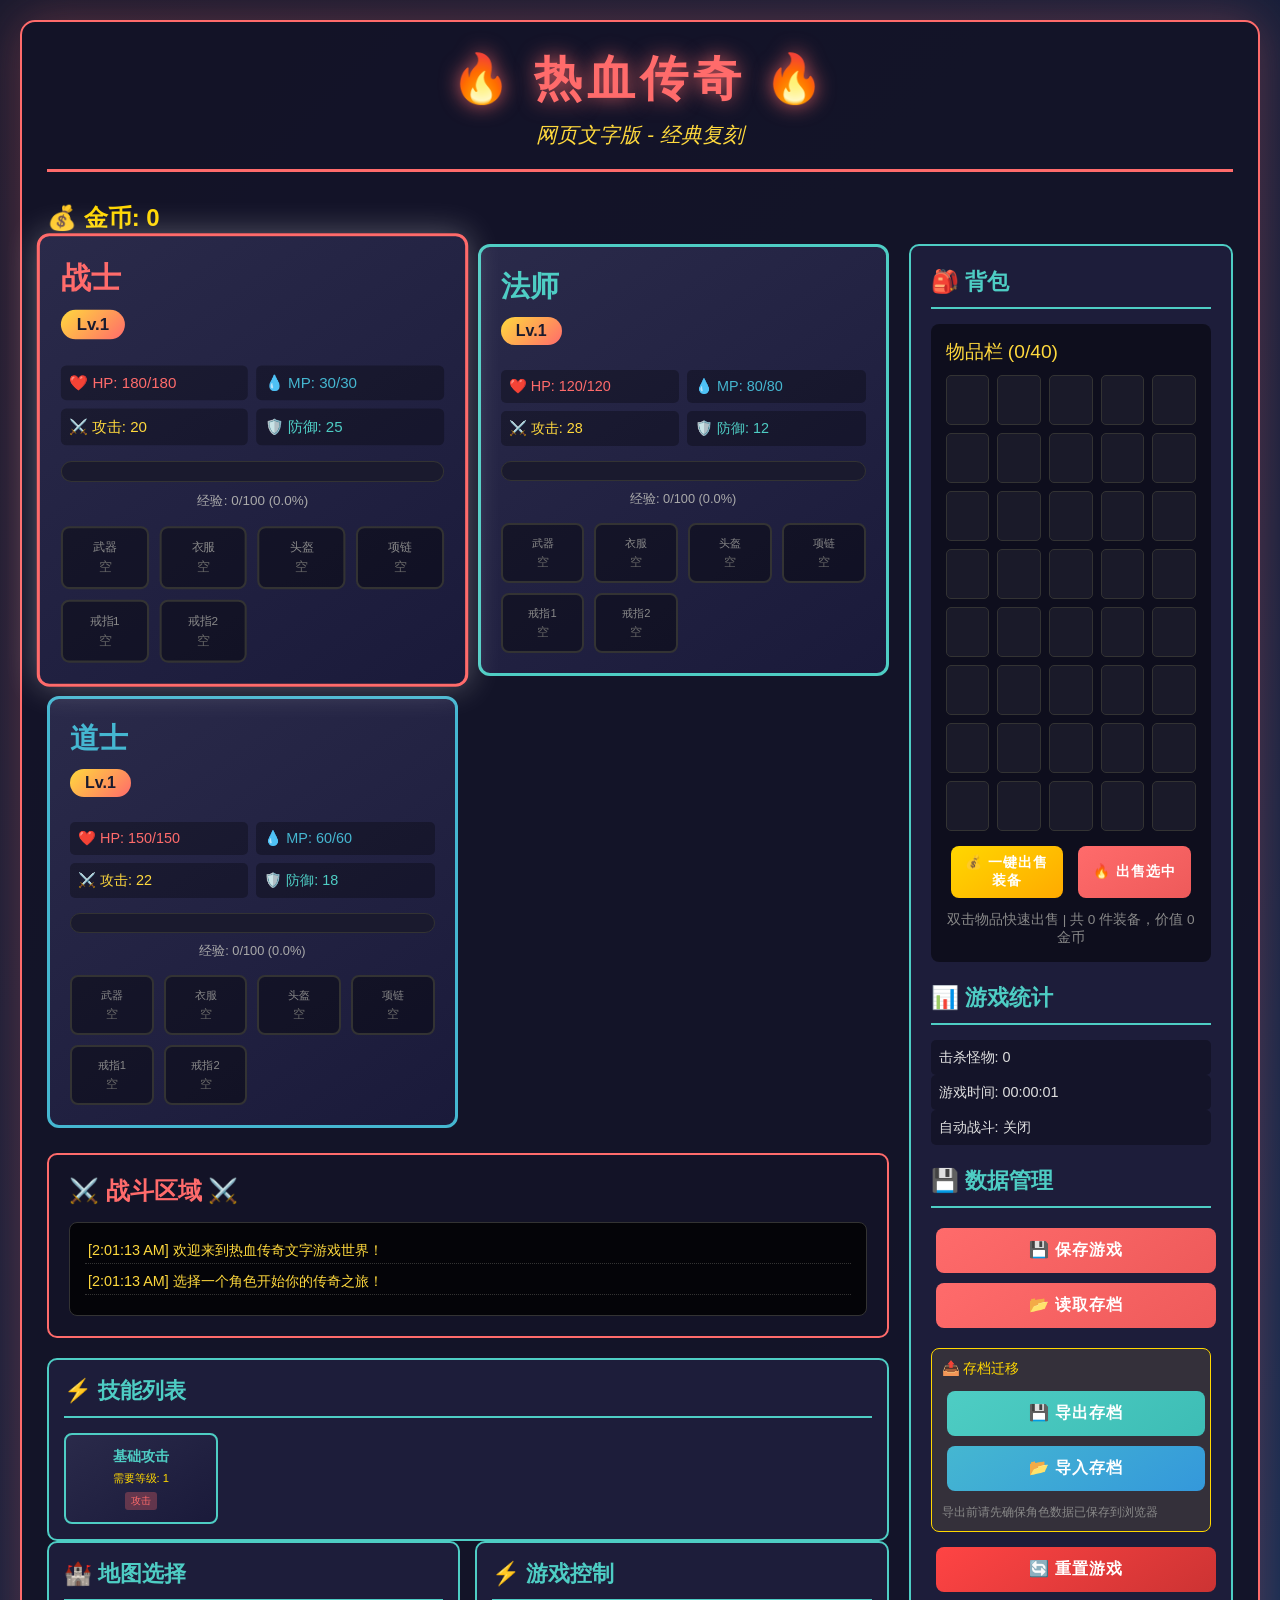
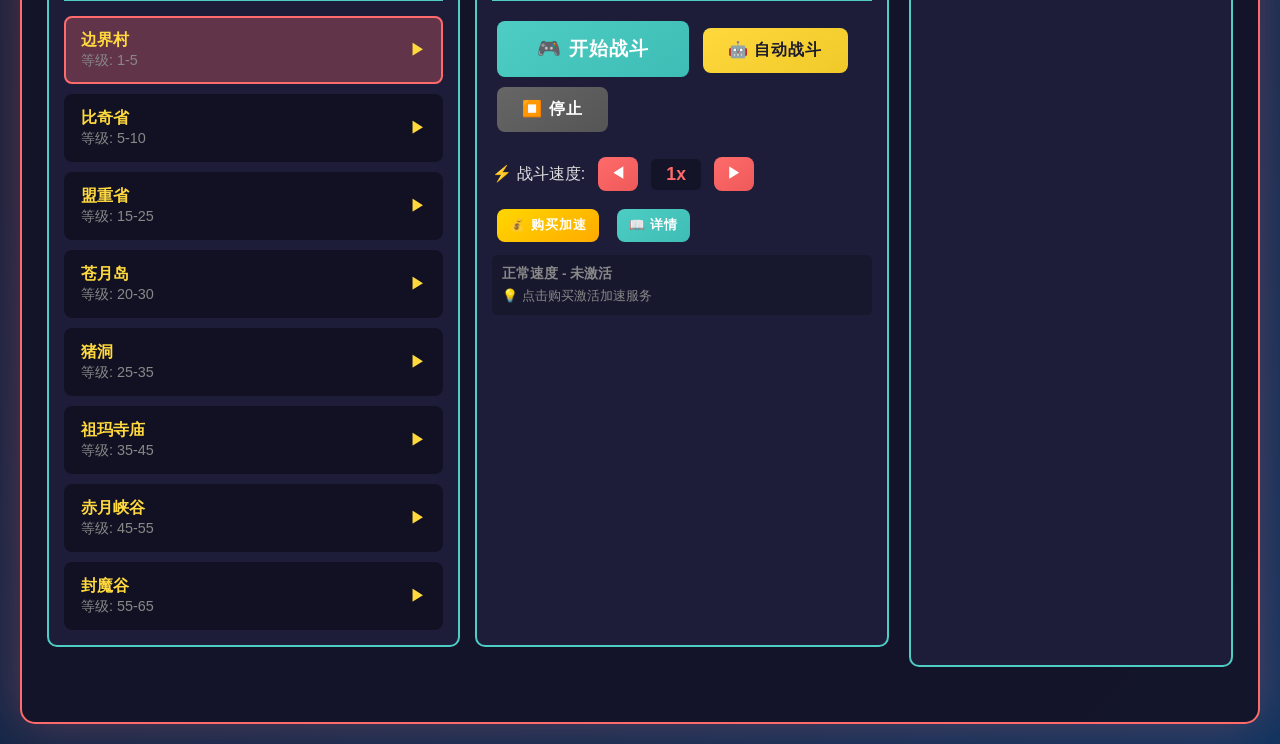
<file: index.html>
<!DOCTYPE html>
<html lang="zh-CN">
<head>
    <meta charset="UTF-8">
    <meta name="viewport" content="width=device-width, initial-scale=1.0">
    <title>热血传奇</title>
    <link rel="stylesheet" href="css/style.css">
</head>
<body>
    <div class="container">
        <header>
            <h1>🔥 热血传奇 🔥</h1>
            <div class="subtitle">网页文字版 - 经典复刻</div>
        </header>
        
        <div class="gold-display">
            💰 金币: <span id="gold-amount">0</span>
        </div>
        
        <div class="game-area">
            <div class="main-content">
                <div class="characters-container" id="characters-container">
                </div>
                
                <div class="battle-area">
                    <div class="battle-title">⚔️ 战斗区域 ⚔️</div>
                    <div id="monsters-container"></div>
                    <div class="battle-log" id="battle-log"></div>
                </div>
                
                <div class="skill-panel" id="skill-panel">
                    <div class="panel-title">⚡ 技能列表</div>
                    <div class="skills-container" id="skills-container"></div>
                </div>
                
                <div class="controls">
                    <div class="control-section">
                        <div class="panel-title">🏰 地图选择</div>
                        <div class="map-list" id="map-list"></div>
                    </div>
                    
                    <div class="control-section">
                        <div class="panel-title">⚡ 游戏控制</div>
                        <button class="start-battle" id="start-battle">🎮 开始战斗</button>
                        <button class="auto-battle" id="auto-battle">🤖 自动战斗</button>
                        <button class="stop-battle" id="stop-battle">⏹️ 停止</button>
                        
                        <div class="speed-control">
                            <span>⚡ 战斗速度:</span>
                            <button class="speed-btn" id="speed-down">◀</button>
                            <span class="current-speed" id="speed-display">1x</span>
                            <button class="speed-btn" id="speed-up">▶</button>
                            <button class="speed-btn" id="unlock-speed" style="background: linear-gradient(145deg, #ffd700, #ffaa00); font-size: 0.8rem; padding: 8px 12px;">💰 购买加速</button>
                            <button class="speed-btn" id="show-speed-info" style="background: linear-gradient(145deg, #4ecdc4, #3dbdb5); font-size: 0.8rem; padding: 8px 12px;" onclick="window.open('speed-unlock.html', '_blank')">📖 详情</button>
                        </div>
                        <div id="speed-info" style="font-size: 0.85rem; color: #888; margin-top: 8px;">
                            <div id="speed-description">正常速度 - 未激活</div>
                            <div id="unlock-hint" style="color: #888; margin-top: 5px;">💡 点击购买激活加速服务</div>
                        </div>
                    </div>
                </div>
            </div>
            
            <div class="side-panel">
                <div class="panel-title">🎒 背包</div>
                <div class="backpack">
                    <div class="backpack-title">物品栏 (<span id="backpack-count">0</span>/40)</div>
                    <div class="backpack-grid" id="backpack-grid"></div>
                    <div style="margin-top: 10px; display: flex; gap: 5px;">
                        <button id="sell-all-equipment" style="flex: 1; background: linear-gradient(145deg, #ffd700, #ffaa00); font-size: 0.85rem; padding: 8px;">
                            💰 一键出售装备
                        </button>
                        <button id="sell-selected" style="flex: 1; background: linear-gradient(145deg, #ff6b6b, #ee5a5a); font-size: 0.85rem; padding: 8px;">
                            🔥 出售选中
                        </button>
                    </div>
                    <div id="sell-preview" style="margin-top: 8px; font-size: 0.85rem; color: #ffd700; text-align: center;"></div>
                </div>
                
                <div class="panel-title" style="margin-top: 20px;">📊 游戏统计</div>
                <div class="stat-item">击杀怪物: <span id="total-kills">0</span></div>
                <div class="stat-item">游戏时间: <span id="game-time">0</span></div>
                <div class="stat-item">自动战斗: <span id="auto-battle-status">关闭</span></div>
                
                <div class="panel-title" style="margin-top: 20px;">💾 数据管理</div>
                <button id="save-game" style="width: 100%;">💾 保存游戏</button>
                <button id="load-game" style="width: 100%;">📂 读取存档</button>
                <div style="margin-top: 15px; padding: 10px; background: rgba(255, 217, 61, 0.1); border-radius: 8px; border: 1px solid #ffd700;">
                    <div style="color: #ffd700; font-size: 0.9rem; margin-bottom: 8px;">📤 存档迁移</div>
                    <button id="export-save" style="width: 100%; background: linear-gradient(145deg, #4ecdc4, #3dbdb5);">💾 导出存档</button>
                    <input type="file" id="import-file" accept=".json" style="display: none;">
                    <button id="import-save" style="width: 100%; background: linear-gradient(145deg, #45b7d1, #3498db); margin-top: 5px;">📂 导入存档</button>
                    <div style="font-size: 0.75rem; color: #888; margin-top: 8px;">导出前请先确保角色数据已保存到浏览器</div>
                </div>
                <button id="reset-game" style="width: 100%; margin-top: 15px; background: linear-gradient(145deg, #ff4444, #cc3333);">🔄 重置游戏</button>
            </div>
        </div>
    </div>
    
    <div class="item-tooltip" id="item-tooltip"></div>
    
    <script src="js/data.js"></script>
    <script src="js/save.js"></script>
    <script src="js/game.js"></script>

</body>
</html>
</file>
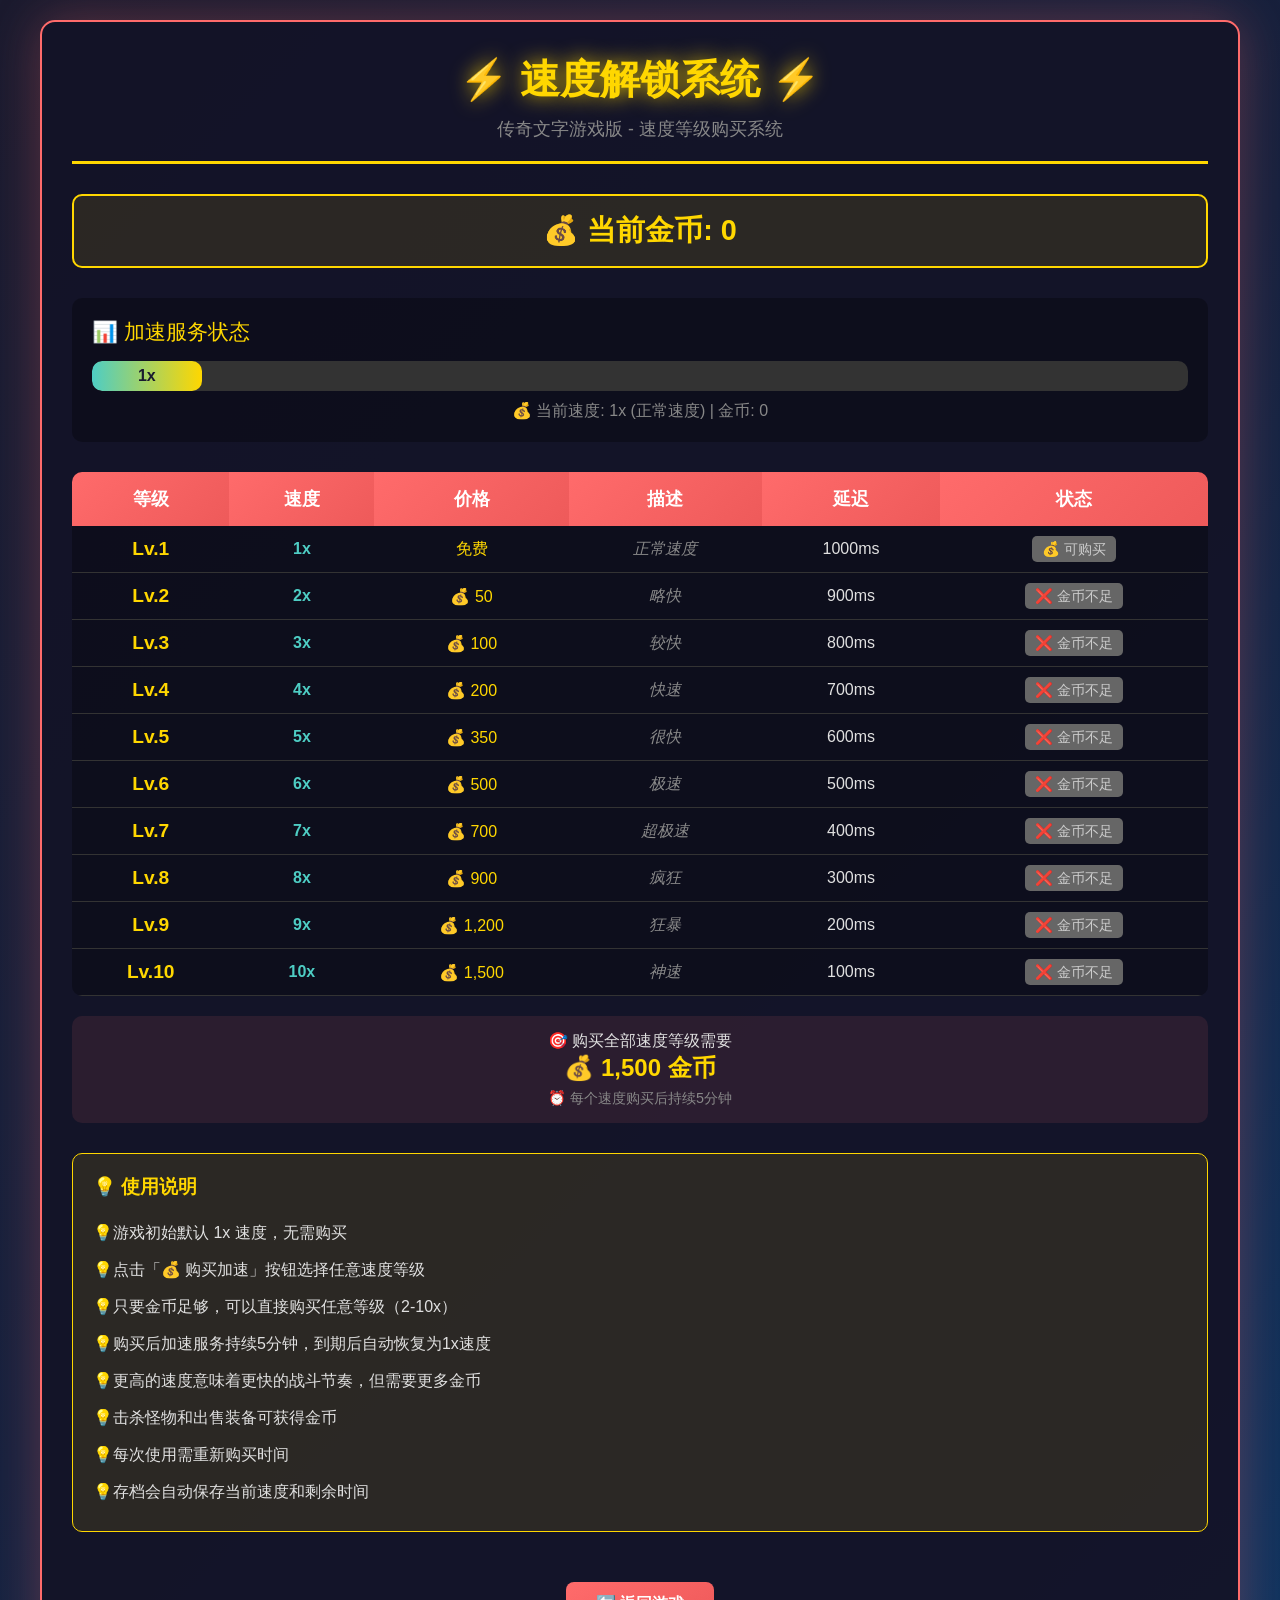
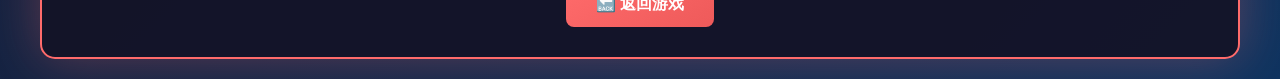
<file: speed-unlock.html>
<!DOCTYPE html>
<html lang="zh-CN">
<head>
    <meta charset="UTF-8">
    <meta name="viewport" content="width=device-width, initial-scale=1.0">
    <title>速度解锁系统 - 热血传奇</title>
    <style>
        * {
            margin: 0;
            padding: 0;
            box-sizing: border-box;
            font-family: 'Microsoft YaHei', 'Segoe UI', Tahoma, Geneva, Verdana, sans-serif;
        }

        body {
            background: linear-gradient(135deg, #1a1a2e 0%, #16213e 50%, #0f3460 100%);
            color: #e0e0e0;
            min-height: 100vh;
            padding: 20px;
        }

        .container {
            max-width: 1200px;
            margin: 0 auto;
            background: rgba(20, 20, 40, 0.95);
            border-radius: 15px;
            padding: 30px;
            box-shadow: 0 0 50px rgba(255, 107, 107, 0.3);
            border: 2px solid #ff6b6b;
        }

        header {
            text-align: center;
            margin-bottom: 30px;
            padding-bottom: 20px;
            border-bottom: 3px solid #ffd700;
        }

        h1 {
            color: #ffd700;
            font-size: 2.5rem;
            text-shadow: 0 0 20px rgba(255, 215, 0, 0.8);
            margin-bottom: 10px;
        }

        .subtitle {
            color: #888;
            font-size: 1.1rem;
        }

        .gold-display {
            text-align: center;
            color: #ffd700;
            font-size: 1.8rem;
            font-weight: bold;
            margin: 20px 0;
            padding: 15px;
            background: rgba(255, 215, 0, 0.1);
            border-radius: 10px;
            border: 2px solid #ffd700;
        }

        .speed-table {
            width: 100%;
            border-collapse: collapse;
            margin: 20px 0;
            background: rgba(0, 0, 0, 0.3);
            border-radius: 10px;
            overflow: hidden;
        }

        .speed-table th {
            background: linear-gradient(135deg, #ff6b6b, #ee5a5a);
            color: white;
            padding: 15px;
            text-align: center;
            font-size: 1.1rem;
        }

        .speed-table td {
            padding: 12px;
            text-align: center;
            border-bottom: 1px solid #333;
        }

        .speed-table tr:hover {
            background: rgba(255, 255, 255, 0.05);
        }

        .speed-table tr.unlocked {
            background: rgba(78, 205, 196, 0.1);
        }

        .speed-table tr.current {
            background: rgba(255, 215, 0, 0.2);
            font-weight: bold;
        }

        .level {
            color: #ffd700;
            font-weight: bold;
            font-size: 1.2rem;
        }

        .speed-name {
            color: #4ecdc4;
            font-weight: bold;
        }

        .price {
            color: #ffd700;
        }

        .description {
            color: #888;
            font-style: italic;
        }

        .status {
            padding: 5px 10px;
            border-radius: 5px;
            font-size: 0.9rem;
        }

        .status.unlocked {
            background: #4ecdc4;
            color: #1a1a2e;
        }

        .status.locked {
            background: #666;
            color: #ccc;
        }

        .status.current {
            background: #ffd700;
            color: #1a1a2e;
        }

        .progress-section {
            margin: 30px 0;
            padding: 20px;
            background: rgba(0, 0, 0, 0.3);
            border-radius: 10px;
        }

        .progress-title {
            color: #ffd700;
            font-size: 1.3rem;
            margin-bottom: 15px;
        }

        .progress-bar {
            background: #333;
            border-radius: 10px;
            height: 30px;
            overflow: hidden;
            margin-bottom: 10px;
        }

        .progress-fill {
            height: 100%;
            background: linear-gradient(90deg, #4ecdc4, #ffd700);
            border-radius: 10px;
            transition: width 0.5s;
            display: flex;
            align-items: center;
            justify-content: center;
            color: #1a1a2e;
            font-weight: bold;
        }

        .progress-text {
            text-align: center;
            color: #888;
        }

        .tips {
            margin-top: 30px;
            padding: 20px;
            background: rgba(255, 215, 0, 0.1);
            border-radius: 10px;
            border: 1px solid #ffd700;
        }

        .tips h3 {
            color: #ffd700;
            margin-bottom: 15px;
        }

        .tips ul {
            list-style: none;
            padding: 0;
        }

        .tips li {
            padding: 8px 0;
            padding-left: 20px;
            position: relative;
        }

        .tips li::before {
            content: '💡';
            position: absolute;
            left: 0;
        }

        .back-link {
            display: inline-block;
            margin-top: 20px;
            padding: 12px 30px;
            background: linear-gradient(145deg, #ff6b6b, #ee5a5a);
            color: white;
            text-decoration: none;
            border-radius: 8px;
            font-weight: bold;
            transition: all 0.3s;
        }

        .back-link:hover {
            transform: translateY(-3px);
            box-shadow: 0 5px 20px rgba(255, 107, 107, 0.5);
        }

        .total-cost {
            margin-top: 20px;
            padding: 15px;
            background: rgba(255, 107, 107, 0.1);
            border-radius: 10px;
            text-align: center;
        }

        .total-cost .amount {
            color: #ffd700;
            font-size: 1.5rem;
            font-weight: bold;
        }
    </style>
</head>
<body>
    <div class="container">
        <header>
            <h1>⚡ 速度解锁系统 ⚡</h1>
            <div class="subtitle">传奇文字游戏版 - 速度等级购买系统</div>
        </header>

        <div class="gold-display">
            💰 当前金币: <span id="player-gold">0</span>
        </div>

        <div class="progress-section">
            <div class="progress-title">📊 加速服务状态</div>
            <div class="progress-bar">
                <div class="progress-fill" id="progress-fill" style="width: 10%;">1/10</div>
            </div>
            <div class="progress-text" id="progress-text">已解锁 1 个速度等级，加速服务未激活</div>
        </div>

        <table class="speed-table">
            <thead>
                <tr>
                    <th>等级</th>
                    <th>速度</th>
                    <th>价格</th>
                    <th>描述</th>
                    <th>延迟</th>
                    <th>状态</th>
                </tr>
            </thead>
            <tbody id="speed-table-body">
            </tbody>
        </table>

        <div class="total-cost">
            <div>🎯 购买全部速度等级需要</div>
            <div class="amount">💰 <span id="total-cost">4,600</span> 金币</div>
            <div style="font-size: 0.9rem; color: #888; margin-top: 5px;">⏰ 每个速度购买后持续5分钟</div>
        </div>

        <div class="tips">
            <h3>💡 使用说明</h3>
            <ul>
                <li>游戏初始默认 1x 速度，无需购买</li>
                <li>点击「💰 购买加速」按钮选择任意速度等级</li>
                <li>只要金币足够，可以直接购买任意等级（2-10x）</li>
                <li>购买后加速服务持续5分钟，到期后自动恢复为1x速度</li>
                <li>更高的速度意味着更快的战斗节奏，但需要更多金币</li>
                <li>击杀怪物和出售装备可获得金币</li>
                <li>每次使用需重新购买时间</li>
                <li>存档会自动保存当前速度和剩余时间</li>
            </ul>
        </div>

        <div style="text-align: center; margin-top: 30px;">
            <a href="index.html" class="back-link">🔙 返回游戏</a>
        </div>
    </div>

    <script>
        const speedSettings = {
            1: { name: '1x', price: 0, delay: 1000, description: '正常速度' },
            2: { name: '2x', price: 50, delay: 900, description: '略快' },
            3: { name: '3x', price: 100, delay: 800, description: '较快' },
            4: { name: '4x', price: 200, delay: 700, description: '快速' },
            5: { name: '5x', price: 350, delay: 600, description: '很快' },
            6: { name: '6x', price: 500, delay: 500, description: '极速' },
            7: { name: '7x', price: 700, delay: 400, description: '超极速' },
            8: { name: '8x', price: 900, delay: 300, description: '疯狂' },
            9: { name: '9x', price: 1200, delay: 200, description: '狂暴' },
            10: { name: '10x', price: 1500, delay: 100, description: '神速' }
        };

        function formatNumber(num) {
            if (num >= 100000000) {
                return (num / 100000000).toFixed(1) + '亿';
            } else if (num >= 10000) {
                return (num / 10000).toFixed(1) + '万';
            }
            return num.toString().replace(/\B(?=(\d{3})+(?!\d))/g, ',');
        }

        function formatTimeLeft(seconds) {
            const minutes = Math.floor(seconds / 60);
            const secs = seconds % 60;
            return `${minutes.toString().padStart(2, '0')}:${secs.toString().padStart(2, '0')}`;
        }

        function updateDisplay() {
            const savedData = localStorage.getItem('legendGameSave');
            let gold = 0;
            let currentLevel = 1;
            let speedTimeLeft = 0;

            if (savedData) {
                try {
                    const data = JSON.parse(savedData);
                    if (data.gameState) {
                        gold = data.gameState.gold || 0;
                        currentLevel = data.gameState.speedLevel || 1;
                        speedTimeLeft = data.gameState.speedTimeLeft || 0;
                    }
                } catch (e) {
                    console.error('Error reading save:', e);
                }
            }

            document.getElementById('player-gold').textContent = formatNumber(gold);

            const tbody = document.getElementById('speed-table-body');
            tbody.innerHTML = '';

            for (let level = 1; level <= 10; level++) {
                const settings = speedSettings[level];
                const canAfford = gold >= settings.price;
                const isCurrent = currentLevel === level && speedTimeLeft > 0;

                const row = document.createElement('tr');
                row.className = isCurrent ? 'current' : '';

                let statusClass = 'locked';
                let statusText = canAfford ? '💰 可购买' : '❌ 金币不足';

                if (isCurrent) {
                    statusClass = 'current';
                    statusText = `⭐ 使用中 (${formatTimeLeft(speedTimeLeft)})`;
                }

                row.innerHTML = `
                    <td class="level">Lv.${level}</td>
                    <td class="speed-name">${settings.name}</td>
                    <td class="price">${settings.price > 0 ? '💰 ' + formatNumber(settings.price) : '免费'}</td>
                    <td class="description">${settings.description}</td>
                    <td>${settings.delay}ms</td>
                    <td><span class="status ${statusClass}">${statusText}</span></td>
                `;

                tbody.appendChild(row);
            }

            const progressPercent = (currentLevel / 10) * 100;
            document.getElementById('progress-fill').style.width = progressPercent + '%';
            document.getElementById('progress-fill').textContent = currentLevel + 'x';

            const description = speedSettings[currentLevel].description;
            document.getElementById('progress-text').textContent =
                speedTimeLeft > 0 
                    ? `⏰ 加速服务进行中 (${description})，剩余 ${formatTimeLeft(speedTimeLeft)}`
                    : `💰 当前速度: ${currentLevel}x (${description}) | 金币: ${formatNumber(gold)}`;

            document.getElementById('total-cost').textContent = formatNumber(speedSettings[10].price);
        }

        setInterval(updateDisplay, 1000);
        updateDisplay();
    </script>
</body>
</html>
</file>
<file: css/style.css>
* {
    margin: 0;
    padding: 0;
    box-sizing: border-box;
    font-family: 'Microsoft YaHei', 'Segoe UI', Tahoma, Geneva, Verdana, sans-serif;
}

body {
    background: linear-gradient(135deg, #1a1a2e 0%, #16213e 50%, #0f3460 100%);
    color: #e0e0e0;
    min-height: 100vh;
    padding: 20px;
}

.container {
    max-width: 1800px;
    margin: 0 auto;
    background: rgba(20, 20, 40, 0.95);
    border-radius: 15px;
    padding: 25px;
    box-shadow: 0 0 50px rgba(255, 107, 107, 0.3);
    border: 2px solid #ff6b6b;
}

header {
    text-align: center;
    margin-bottom: 30px;
    padding-bottom: 20px;
    border-bottom: 3px solid #ff6b6b;
}

h1 {
    color: #ff6b6b;
    font-size: 3rem;
    text-shadow: 0 0 20px rgba(255, 107, 107, 0.8);
    margin-bottom: 10px;
    letter-spacing: 5px;
}

.subtitle {
    color: #ffd93d;
    font-size: 1.3rem;
    font-style: italic;
}

.game-area {
    display: flex;
    flex-wrap: wrap;
    gap: 20px;
    margin-bottom: 30px;
}

.main-content {
    flex: 3;
    min-width: 400px;
}

.side-panel {
    flex: 1;
    min-width: 300px;
    background: rgba(30, 30, 60, 0.9);
    border-radius: 10px;
    padding: 20px;
    border: 2px solid #4ecdc4;
}

.panel-title {
    color: #4ecdc4;
    border-bottom: 2px solid #4ecdc4;
    padding-bottom: 10px;
    margin-bottom: 15px;
    font-size: 1.4rem;
    font-weight: bold;
}

.character-card {
    background: linear-gradient(145deg, #2a2a4a, #1a1a3a);
    border-radius: 12px;
    padding: 20px;
    border: 3px solid;
    transition: all 0.3s;
    cursor: pointer;
    min-height: 250px;
}

.character-card:hover {
    transform: translateY(-5px);
    box-shadow: 0 10px 30px rgba(0, 0, 0, 0.5);
}

.character-card.warrior { border-color: #ff6b6b; }
.character-card.mage { border-color: #4ecdc4; }
.character-card.taoist { border-color: #45b7d1; }

.character-card.active {
    transform: scale(1.05);
    box-shadow: 0 0 30px rgba(255, 255, 255, 0.3);
}

.char-name {
    font-size: 1.8rem;
    font-weight: bold;
    margin-bottom: 10px;
}

.char-level {
    display: inline-block;
    background: linear-gradient(135deg, #ffd93d, #ff6b6b);
    color: #1a1a2e;
    padding: 5px 15px;
    border-radius: 20px;
    font-weight: bold;
    margin-bottom: 10px;
}

.char-stats {
    display: grid;
    grid-template-columns: 1fr 1fr;
    gap: 8px;
    margin: 15px 0;
}

.stat-item {
    background: rgba(0, 0, 0, 0.3);
    padding: 8px;
    border-radius: 5px;
    font-size: 0.9rem;
}

.stat-item.hp { color: #ff6b6b; }
.stat-item.attack { color: #ffd93d; }
.stat-item.defense { color: #4ecdc4; }
.stat-item.mp { color: #45b7d1; }

.exp-bar {
    background: #1a1a2e;
    border-radius: 10px;
    height: 20px;
    overflow: hidden;
    margin: 10px 0;
    border: 1px solid #333;
}

.exp-fill {
    height: 100%;
    background: linear-gradient(90deg, #ffd93d, #ff6b6b);
    border-radius: 10px;
    transition: width 0.5s;
}

.exp-text {
    text-align: center;
    font-size: 0.8rem;
    color: #aaa;
    margin-top: 5px;
}

.equipment-grid {
    display: grid;
    grid-template-columns: repeat(4, 1fr);
    gap: 10px;
    margin-top: 15px;
}

.equip-slot {
    background: rgba(0, 0, 0, 0.4);
    padding: 10px;
    border-radius: 8px;
    text-align: center;
    border: 2px solid #333;
    min-height: 60px;
    display: flex;
    flex-direction: column;
    justify-content: center;
    cursor: pointer;
    transition: all 0.2s;
}

.equip-slot:hover {
    background: rgba(255, 255, 255, 0.1);
    border-color: #ffd93d;
    cursor: pointer;
    transform: scale(1.05);
    transition: all 0.2s;
}

.equip-slot.equipped:hover {
    border-color: #ff6b6b;
    box-shadow: 0 0 10px rgba(255, 107, 107, 0.5);
}

.equip-slot.equipped {
    border-color: #4ecdc4;
    background: rgba(78, 205, 196, 0.2);
}

.equip-slot-label {
    font-size: 0.7rem;
    color: #888;
    margin-bottom: 3px;
}

.battle-area {
    background: rgba(20, 20, 40, 0.95);
    border-radius: 10px;
    padding: 20px;
    margin: 20px 0;
    border: 2px solid #ff6b6b;
}

.battle-title {
    color: #ff6b6b;
    font-size: 1.5rem;
    margin-bottom: 15px;
    font-weight: bold;
}

.monster-card {
    background: linear-gradient(145deg, #3a1a1a, #2a0a0a);
    border: 2px solid #ff4444;
    border-radius: 8px;
    padding: 15px;
    margin: 10px 0;
}

.monster-name {
    color: #ff4444;
    font-size: 1.2rem;
    font-weight: bold;
    margin-bottom: 8px;
}

.battle-log {
    background: rgba(0, 0, 0, 0.8);
    border: 1px solid #333;
    border-radius: 8px;
    padding: 15px;
    max-height: 300px;
    overflow-y: auto;
    margin-top: 15px;
}

.log-entry {
    margin-bottom: 5px;
    padding: 3px;
    border-bottom: 1px dotted #333;
    font-size: 0.9rem;
}

.log-damage { color: #ff6b6b; }
.log-heal { color: #4ecdc4; }
.log-info { color: #ffd93d; }
.log-loot { color: #ff4444; }
.log-gold { color: #ffd700; }
.log-levelup { color: #00ff00; text-shadow: 0 0 5px #00ff00; }

.map-list {
    display: flex;
    flex-direction: column;
    gap: 10px;
    margin-top: 10px;
}

.map-item {
    background: rgba(0, 0, 0, 0.4);
    padding: 12px 15px;
    border-radius: 8px;
    cursor: pointer;
    transition: all 0.2s;
    border: 2px solid transparent;
    display: flex;
    justify-content: space-between;
    align-items: center;
}

.map-item:hover {
    background: rgba(255, 255, 255, 0.1);
    border-color: #ffd93d;
}

.map-item.active {
    background: rgba(255, 107, 107, 0.3);
    border-color: #ff6b6b;
}

.map-name {
    font-weight: bold;
    color: #ffd93d;
}

.map-level {
    color: #888;
    font-size: 0.9rem;
}

button {
    background: linear-gradient(145deg, #ff6b6b, #ee5a5a);
    color: white;
    border: none;
    padding: 12px 25px;
    border-radius: 8px;
    cursor: pointer;
    font-size: 1rem;
    font-weight: bold;
    transition: all 0.2s;
    margin: 5px;
    text-transform: uppercase;
    letter-spacing: 1px;
}

button:hover {
    transform: translateY(-2px);
    box-shadow: 0 5px 15px rgba(255, 107, 107, 0.4);
}

button:active {
    transform: translateY(1px);
}

button.start-battle {
    background: linear-gradient(145deg, #4ecdc4, #3dbdb5);
    font-size: 1.2rem;
    padding: 15px 40px;
}

button.auto-battle {
    background: linear-gradient(145deg, #ffd93d, #f0c929);
    color: #1a1a2e;
}

button.stop-battle {
    background: linear-gradient(145deg, #666, #555);
}

.gold-display {
    color: #ffd700;
    font-size: 1.5rem;
    font-weight: bold;
    margin: 10px 0;
}

.backpack {
    background: rgba(0, 0, 0, 0.5);
    border-radius: 8px;
    padding: 15px;
    margin-top: 15px;
}

.backpack-title {
    color: #ffd93d;
    font-size: 1.2rem;
    margin-bottom: 10px;
}

.backpack-grid {
    display: grid;
    grid-template-columns: repeat(5, 1fr);
    gap: 8px;
}

.backpack-slot {
    background: rgba(255, 255, 255, 0.05);
    border: 1px solid #333;
    border-radius: 5px;
    padding: 8px;
    min-height: 50px;
    text-align: center;
    font-size: 0.8rem;
}

.backpack-slot.has-item {
    background: rgba(78, 205, 196, 0.2);
    border-color: #4ecdc4;
    cursor: pointer;
    transition: all 0.2s;
}

.backpack-slot.has-item:hover {
    transform: scale(1.05);
    box-shadow: 0 0 15px rgba(78, 205, 196, 0.6);
    border-color: #ffd93d;
}

.backpack-slot.selected-item {
    background: rgba(255, 107, 107, 0.3);
    border: 2px solid #ff6b6b;
    box-shadow: 0 0 10px rgba(255, 107, 107, 0.5);
}

.backpack-slot.selected-item:hover {
    background: rgba(255, 107, 107, 0.5);
    transform: scale(1.08);
}

.quality-white { color: #ffffff; }
.quality-green { color: #00ff00; }
.quality-blue { color: #00bfff; }
.quality-purple { color: #9b59b6; }
.quality-orange { color: #ffa500; text-shadow: 0 0 5px #ffa500; }

.quality-white { color: #ffffff; }
.quality-green { color: #00ff00; }
.quality-blue { color: #00bfff; }
.quality-purple { color: #da70d6; }
.quality-orange { color: #ffa500; text-shadow: 0 0 5px #ffa500; }

div[class*="quality-white"] { color: #ffffff; }
div[class*="quality-green"] { color: #00ff00; }
div[class*="quality-blue"] { color: #00bfff; }
div[class*="quality-purple"] { color: #da70d6; }
div[class*="quality-orange"] { color: #ffa500; text-shadow: 0 0 5px #ffa500; }

.item-tooltip {
    position: absolute;
    background: rgba(20, 20, 40, 0.98);
    border: 2px solid #ffd93d;
    border-radius: 8px;
    padding: 15px;
    z-index: 1000;
    min-width: 250px;
    max-width: 350px;
    display: none;
    box-shadow: 0 0 20px rgba(255, 217, 61, 0.5);
}

.tooltip-name {
    font-size: 1.2rem;
    font-weight: bold;
    margin-bottom: 8px;
}

.tooltip-type {
    color: #888;
    font-size: 0.9rem;
    margin-bottom: 10px;
}

.tooltip-stats {
    color: #4ecdc4;
    font-size: 0.95rem;
    line-height: 1.6;
}

.controls {
    display: flex;
    flex-wrap: wrap;
    gap: 15px;
    margin-bottom: 20px;
}

.control-section {
    flex: 1;
    min-width: 300px;
    background: rgba(30, 30, 60, 0.9);
    border-radius: 10px;
    padding: 15px;
    border: 2px solid #4ecdc4;
}

.characters-container {
    display: grid;
    grid-template-columns: repeat(auto-fit, minmax(280px, 1fr));
    gap: 20px;
    margin-bottom: 25px;
}

.speed-control {
    display: flex;
    align-items: center;
    gap: 8px;
    margin-top: 15px;
    flex-wrap: wrap;
}

.speed-btn {
    padding: 8px 12px;
    font-size: 0.85rem;
    min-width: 40px;
}

.speed-btn:hover {
    transform: translateY(-2px);
    box-shadow: 0 3px 10px rgba(255, 217, 61, 0.4);
}

.current-speed {
    color: #ffd93d;
    font-weight: bold;
    font-size: 1.1rem;
    min-width: 50px;
    text-align: center;
    background: rgba(0, 0, 0, 0.3);
    padding: 5px 10px;
    border-radius: 5px;
}

#speed-info {
    background: rgba(0, 0, 0, 0.2);
    padding: 10px;
    border-radius: 5px;
    margin-top: 10px;
}

#speed-description {
    font-weight: bold;
}

#unlock-hint {
    font-size: 0.8rem;
}

@keyframes pulse {
    0%, 100% { transform: scale(1); }
    50% { transform: scale(1.05); }
}

.battle-active {
    animation: pulse 1s infinite;
}

@media (max-width: 768px) {
    .container {
        padding: 15px;
    }
    
    h1 {
        font-size: 2rem;
    }
    
    .characters-container {
        grid-template-columns: 1fr;
    }
    
    .equipment-grid {
        grid-template-columns: repeat(3, 1fr);
    }
}

.skill-panel {
    background: rgba(30, 30, 60, 0.9);
    border-radius: 10px;
    padding: 15px;
    margin-top: 20px;
    border: 2px solid #4ecdc4;
}

.skills-container {
    display: grid;
    grid-template-columns: repeat(auto-fill, minmax(130px, 1fr));
    gap: 10px;
    max-height: 250px;
    overflow-y: auto;
}

.skill-item {
    background: linear-gradient(145deg, #2a2a4a, #1a1a3a);
    border: 2px solid #4ecdc4;
    border-radius: 8px;
    padding: 12px;
    text-align: center;
    transition: all 0.3s;
}

.skill-item:hover {
    transform: translateY(-2px);
    box-shadow: 0 5px 15px rgba(78, 205, 196, 0.3);
}

.skill-item.on-cooldown {
    opacity: 0.5;
    border-color: #666;
}

.skill-item.mp-insufficient {
    border-color: #ff6b6b;
    opacity: 0.6;
}

.skill-item .skill-name {
    color: #4ecdc4;
    font-weight: bold;
    font-size: 0.9rem;
    margin-bottom: 5px;
}

.skill-item .skill-info {
    font-size: 0.75rem;
    color: #888;
    margin-top: 3px;
}

.skill-item .skill-mp {
    color: #45b7d1;
}

.skill-item .skill-cooldown {
    color: #ff6b6b;
}

.skill-item .skill-level {
    color: #ffd700;
    font-size: 0.7rem;
}

.skill-badge {
    display: inline-block;
    padding: 2px 6px;
    border-radius: 3px;
    font-size: 0.65rem;
    margin-top: 3px;
}

.skill-badge.attack {
    background: rgba(255, 107, 107, 0.3);
    color: #ff6b6b;
}

.skill-badge.heal {
    background: rgba(78, 205, 196, 0.3);
    color: #4ecdc4;
}

.skill-badge.buff {
    background: rgba(255, 215, 0, 0.3);
    color: #ffd700;
}

.skill-badge.aoe {
    background: rgba(155, 89, 182, 0.3);
    color: #9b59b6;
}

.skill-badge.dot {
    background: rgba(255, 165, 0, 0.3);
    color: #ffa500;
}
</file>
